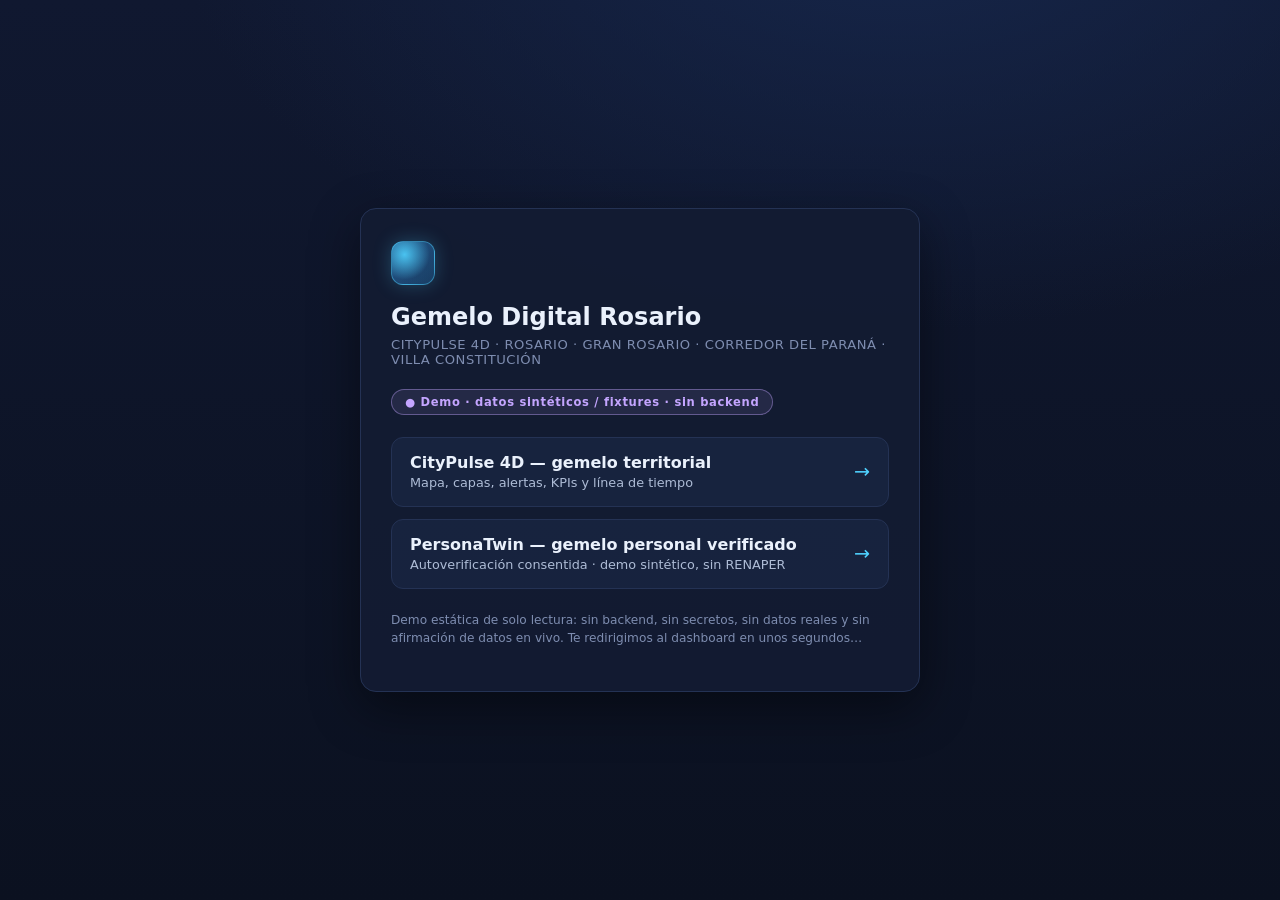
<file: index.html>
<!doctype html>
<html lang="es">
<head>
  <meta charset="utf-8" />
  <meta name="viewport" content="width=device-width, initial-scale=1" />
  <title>Gemelo Digital Rosario — CityPulse 4D · PersonaTwin</title>
  <meta http-equiv="refresh" content="6; url=apps/web/" />
  <style>
    :root { color-scheme: dark; }
    * { box-sizing: border-box; }
    html, body { margin: 0; height: 100%; }
    body {
      min-height: 100vh;
      display: flex; align-items: center; justify-content: center;
      padding: 32px;
      background:
        radial-gradient(1200px 700px at 70% -10%, #16264a 0%, transparent 60%),
        linear-gradient(180deg, #101830 0%, #0b1120 100%);
      color: #eaf1fc;
      font-family: "Segoe UI", system-ui, -apple-system, sans-serif;
    }
    .card {
      width: 100%; max-width: 560px;
      background: rgba(19, 28, 50, 0.92);
      border: 1px solid #243254;
      border-radius: 16px;
      padding: 32px 30px;
      box-shadow: 0 16px 50px rgba(0, 0, 0, 0.45);
    }
    .mark {
      width: 44px; height: 44px; border-radius: 12px; margin-bottom: 18px;
      background:
        radial-gradient(circle at 30% 30%, rgba(79, 210, 255, 0.9), rgba(79, 210, 255, 0.15) 60%),
        linear-gradient(135deg, #1b3f74, #102449);
      border: 1px solid rgba(79, 210, 255, 0.45);
      box-shadow: 0 0 18px rgba(79, 210, 255, 0.25);
    }
    h1 { margin: 0 0 6px; font-size: 1.5rem; }
    .sub { color: #7e8db0; font-size: 0.82rem; letter-spacing: 0.04em; text-transform: uppercase; margin-bottom: 22px; }
    .demo-pill {
      display: inline-block; margin-bottom: 22px;
      padding: 5px 13px; border-radius: 999px;
      font-size: 0.72rem; font-weight: 700; letter-spacing: 0.06em;
      color: #c4a5ff; background: rgba(196, 165, 255, 0.1); border: 1px solid rgba(196, 165, 255, 0.4);
    }
    .links { display: flex; flex-direction: column; gap: 12px; }
    a.btn {
      display: flex; align-items: center; justify-content: space-between; gap: 12px;
      padding: 15px 18px; border-radius: 12px;
      background: rgba(28, 40, 70, 0.6); border: 1px solid #243254;
      color: #eaf1fc; text-decoration: none;
      transition: border-color 0.15s, background 0.15s;
    }
    a.btn:hover { border-color: rgba(79, 210, 255, 0.5); background: rgba(32, 46, 80, 0.8); }
    a.btn .t { font-weight: 700; }
    a.btn .d { color: #aebcd6; font-size: 0.8rem; }
    a.btn .arrow { color: #4fd2ff; font-size: 1.2rem; }
    .foot { margin-top: 22px; color: #7e8db0; font-size: 0.76rem; line-height: 1.5; }
  </style>
</head>
<body>
  <main class="card">
    <div class="mark" aria-hidden="true"></div>
    <h1>Gemelo Digital Rosario</h1>
    <div class="sub">CityPulse 4D · Rosario · Gran Rosario · Corredor del Paraná · Villa Constitución</div>
    <div class="demo-pill">● Demo · datos sintéticos / fixtures · sin backend</div>

    <div class="links">
      <a class="btn" href="apps/web/">
        <span><span class="t">CityPulse 4D — gemelo territorial</span><br><span class="d">Mapa, capas, alertas, KPIs y línea de tiempo</span></span>
        <span class="arrow">→</span>
      </a>
      <a class="btn" href="apps/web/verify/">
        <span><span class="t">PersonaTwin — gemelo personal verificado</span><br><span class="d">Autoverificación consentida · demo sintético, sin RENAPER</span></span>
        <span class="arrow">→</span>
      </a>
    </div>

    <p class="foot">
      Demo estática de solo lectura: sin backend, sin secretos, sin datos reales y sin afirmación de datos en vivo.
      Te redirigimos al dashboard en unos segundos…
    </p>
  </main>
</body>
</html>
</file>
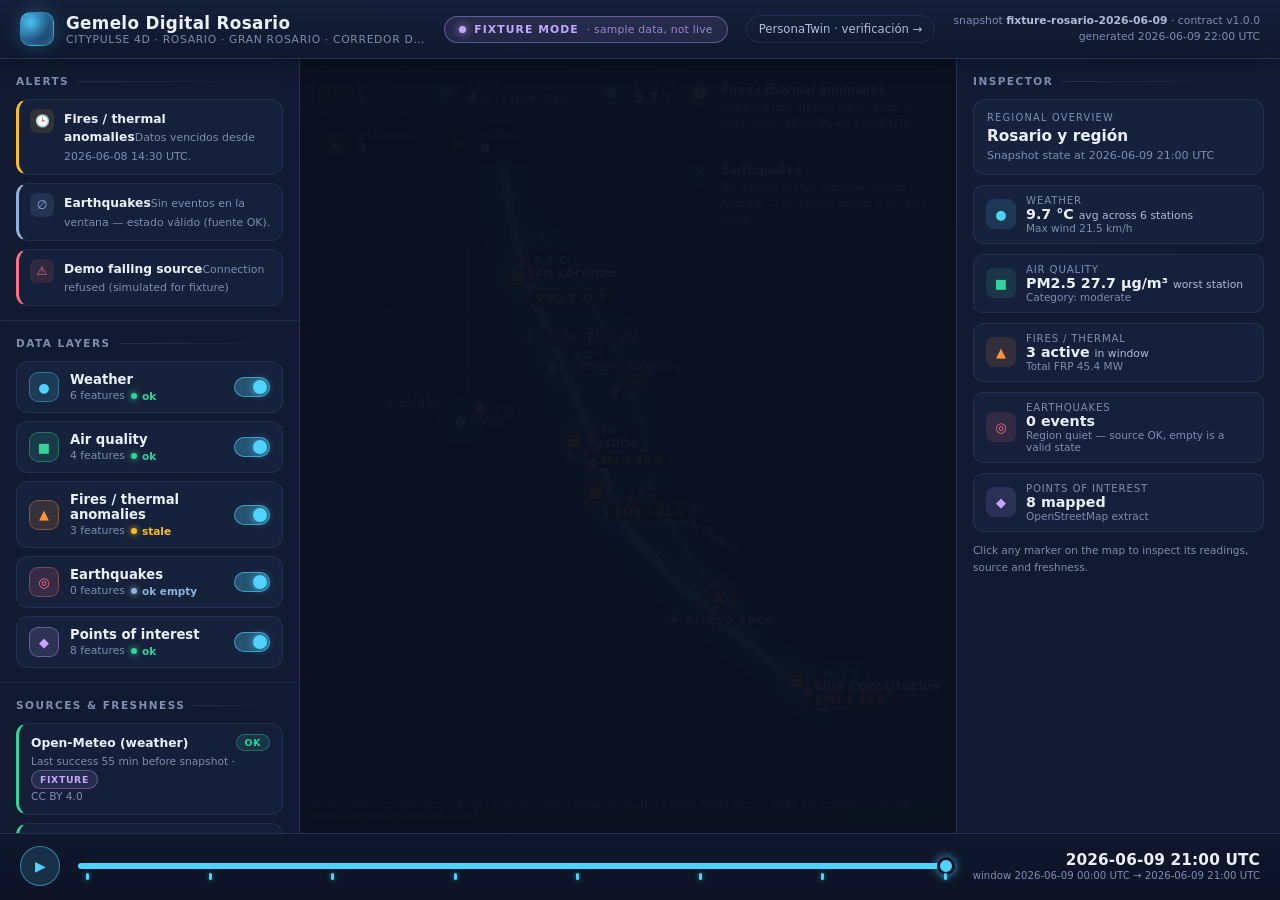
<file: apps/web/index.html>
<!doctype html>
<html lang="en">
<head>
  <meta charset="utf-8" />
  <meta name="viewport" content="width=device-width, initial-scale=1" />
  <title>Gemelo Digital Rosario — CityPulse 4D</title>
  <link rel="stylesheet" href="styles.css" />
</head>
<body>
  <header class="topbar">
    <div class="brand">
      <div class="brand-mark" aria-hidden="true"></div>
      <div class="brand-text">
        <span class="brand-title">Gemelo Digital Rosario</span>
        <span class="brand-sub">CityPulse 4D · Rosario · Gran Rosario · Corredor del Paraná · Villa Constitución</span>
      </div>
    </div>
    <div id="mode-banner" class="mode-pill" hidden></div>
    <a class="nav-link" href="verify/">PersonaTwin · verificación →</a>
    <div class="topbar-meta" id="snapshot-meta"></div>
  </header>

  <main class="layout">
    <aside class="panel sidebar-left">
      <section class="panel-block">
        <h2>Alerts</h2>
        <ul id="alerts-panel" class="alerts-list"></ul>
      </section>
      <section class="panel-block">
        <h2>Data layers</h2>
        <ul id="layer-toggles" class="layer-list"></ul>
      </section>
      <section class="panel-block">
        <h2>Sources &amp; freshness</h2>
        <ul id="source-status" class="source-list"></ul>
      </section>
    </aside>

    <section class="map-wrap">
      <canvas id="map"></canvas>
      <div id="map-kpis" class="map-kpis"></div>
      <div id="map-tooltip" class="map-tooltip" hidden></div>
      <div id="map-empty-notes" class="map-empty-notes"></div>
      <div id="map-legend" class="map-legend"></div>
      <div id="map-attribution" class="map-attribution"></div>
      <div id="load-error" class="load-error" hidden></div>
    </section>

    <aside class="panel sidebar-right">
      <section class="panel-block grow">
        <h2>Inspector</h2>
        <div id="inspector" class="inspector"></div>
      </section>
    </aside>
  </main>

  <footer class="timebar">
    <button id="play-btn" class="play-btn" title="Play / pause time">▶</button>
    <div class="timeline">
      <input id="time-slider" type="range" min="0" max="0" step="1" value="0" />
      <div id="time-ticks" class="time-ticks"></div>
    </div>
    <div class="time-readout">
      <span id="time-label">—</span>
      <span id="time-range-label" class="muted"></span>
    </div>
  </footer>

  <script src="app.js"></script>
</body>
</html>
</file>
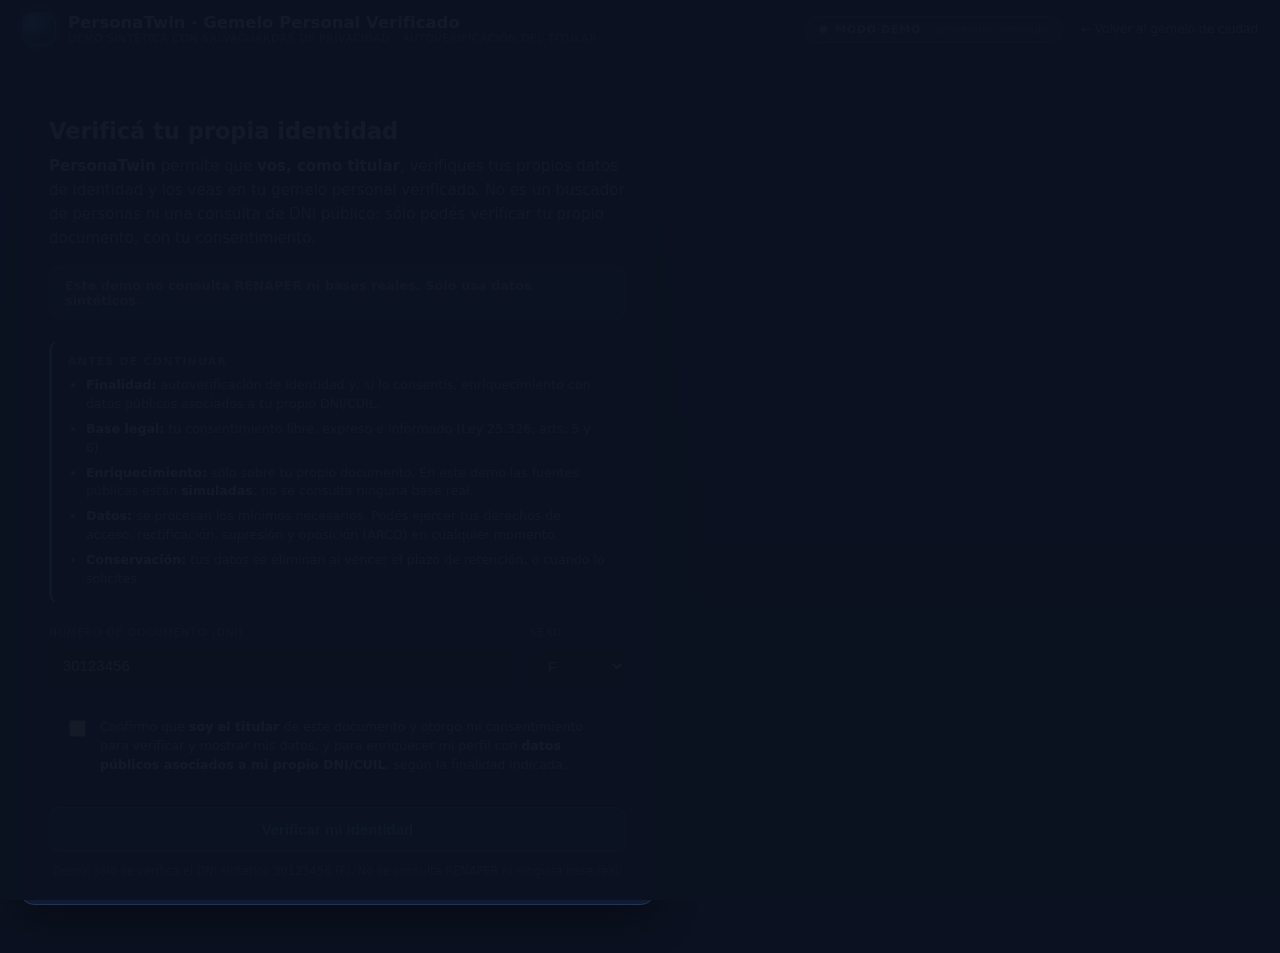
<file: apps/web/verify/index.html>
<!doctype html>
<html lang="es">
<head>
  <meta charset="utf-8" />
  <meta name="viewport" content="width=device-width, initial-scale=1" />
  <title>PersonaTwin — Gemelo Personal Verificado</title>
  <link rel="stylesheet" href="verify.css" />
</head>
<body>
  <header class="topbar">
    <div class="brand">
      <div class="brand-mark" aria-hidden="true"></div>
      <div class="brand-text">
        <span class="brand-title">PersonaTwin · Gemelo Personal Verificado</span>
        <span class="brand-sub">Demo sintética con salvaguardas de privacidad · autoverificación del titular</span>
      </div>
    </div>
    <div id="mode-banner" class="mode-pill" hidden></div>
    <a class="nav-link" href="../">← Volver al gemelo de ciudad</a>
  </header>

  <main class="wrap">
    <!-- STEP 1 — consent + form -->
    <section id="step-consent" class="card consent-card">
      <h1>Verificá tu propia identidad</h1>
      <p class="lead">
        <strong>PersonaTwin</strong> permite que <strong>vos, como titular</strong>, verifiques
        tus propios datos de identidad y los veas en tu gemelo personal verificado. No es un
        buscador de personas ni una consulta de DNI público: sólo podés verificar tu propio
        documento, con tu consentimiento.
      </p>
      <div class="callout-demo">
        Este demo no consulta RENAPER ni bases reales. Sólo usa datos sintéticos.
      </div>

      <div class="legal-box">
        <h2>Antes de continuar</h2>
        <ul>
          <li><strong>Finalidad:</strong> autoverificación de identidad y, si lo consentís, enriquecimiento con datos públicos asociados a tu propio DNI/CUIL.</li>
          <li><strong>Base legal:</strong> tu consentimiento libre, expreso e informado (Ley 25.326, arts. 5 y 6).</li>
          <li><strong>Enriquecimiento:</strong> sólo sobre tu propio documento. En este demo las fuentes públicas están <strong>simuladas</strong>; no se consulta ninguna base real.</li>
          <li><strong>Datos:</strong> se procesan los mínimos necesarios. Podés ejercer tus derechos de acceso, rectificación, supresión y oposición (ARCO) en cualquier momento.</li>
          <li><strong>Conservación:</strong> tus datos se eliminan al vencer el plazo de retención, o cuando lo solicites.</li>
        </ul>
      </div>

      <form id="verify-form" autocomplete="off">
        <div class="field-row">
          <label class="field">
            <span class="field-label">Número de documento (DNI)</span>
            <input id="dni" name="dni" inputmode="numeric" maxlength="10" placeholder="30123456" required />
          </label>
          <label class="field sexo">
            <span class="field-label">Sexo</span>
            <select id="sexo" name="sexo" required>
              <option value="F">F</option>
              <option value="M">M</option>
              <option value="X">X</option>
            </select>
          </label>
        </div>

        <label class="consent-check">
          <input type="checkbox" id="consent" required />
          <span>Confirmo que <strong>soy el titular</strong> de este documento y otorgo mi
          consentimiento para verificar y mostrar mis datos, y para enriquecer mi perfil con
          <strong>datos públicos asociados a mi propio DNI/CUIL</strong>, según la finalidad indicada.</span>
        </label>

        <p id="form-error" class="form-error" hidden></p>

        <button type="submit" class="btn-primary">Verificar mi identidad</button>
        <p id="demo-hint" class="demo-hint"></p>
      </form>
    </section>

    <!-- STEP 2 — verifying -->
    <section id="step-loading" class="card loading-card" hidden>
      <div class="spinner" aria-hidden="true"></div>
      <p>Verificando con el proveedor de identidad…</p>
    </section>

    <!-- STEP 3 — result -->
    <section id="step-result" class="result" hidden></section>
  </main>

  <div id="load-error" class="load-error" hidden></div>

  <script src="verify.js"></script>
</body>
</html>
</file>
<file: apps/web/styles.css>
/* Gemelo Digital Rosario — CityPulse 4D
 * Premium command-center theme: deep navy / graphite base, cyan accent,
 * glassy panels, high-contrast type. No external fonts or assets. */

:root {
  --bg-0: #0b1120;
  --bg-1: #101830;
  --panel: rgba(19, 28, 50, 0.92);
  --panel-solid: #141d36;
  --panel-edge: #243254;
  --panel-edge-soft: rgba(96, 130, 200, 0.16);
  --text: #eaf1fc;
  --text-dim: #aebcd6;
  --muted: #7e8db0;
  --accent: #4fd2ff;
  --accent-soft: rgba(79, 210, 255, 0.14);
  --ok: #34d399;
  --ok-empty: #8fb4d9;
  --stale: #fbbf24;
  --error: #fb7185;
  --fixture: #c4a5ff;
  --glow: 0 0 18px rgba(79, 210, 255, 0.25);
  --radius: 12px;
  font-size: 15px;
}

* { box-sizing: border-box; }

html, body {
  margin: 0;
  height: 100%;
  background:
    radial-gradient(1200px 700px at 70% -10%, #16264a 0%, transparent 60%),
    linear-gradient(180deg, var(--bg-1) 0%, var(--bg-0) 100%);
  color: var(--text);
  font-family: "Segoe UI Variable Display", "Segoe UI", system-ui, -apple-system, sans-serif;
  overflow: hidden;
}

body { display: flex; flex-direction: column; }

/* ---------- slim custom scrollbars ---------- */
* { scrollbar-width: thin; scrollbar-color: #2c3c64 transparent; }
*::-webkit-scrollbar { width: 8px; height: 8px; }
*::-webkit-scrollbar-track { background: transparent; }
*::-webkit-scrollbar-thumb { background: #2c3c64; border-radius: 8px; }
*::-webkit-scrollbar-thumb:hover { background: #3a4d7e; }

/* ---------- top bar ---------- */
.topbar {
  display: flex;
  align-items: center;
  gap: 18px;
  padding: 12px 20px;
  background: linear-gradient(180deg, rgba(22, 32, 58, 0.95), rgba(16, 24, 46, 0.95));
  border-bottom: 1px solid var(--panel-edge);
  box-shadow: 0 2px 18px rgba(0, 0, 0, 0.35);
  z-index: 5;
}

.brand { display: flex; align-items: center; gap: 12px; min-width: 0; }
.brand-mark {
  width: 34px; height: 34px; flex: none;
  border-radius: 10px;
  background:
    radial-gradient(circle at 30% 30%, rgba(79, 210, 255, 0.9), rgba(79, 210, 255, 0.15) 60%),
    linear-gradient(135deg, #1b3f74, #102449);
  border: 1px solid rgba(79, 210, 255, 0.45);
  box-shadow: var(--glow), inset 0 0 12px rgba(79, 210, 255, 0.35);
}
.brand-text { display: flex; flex-direction: column; min-width: 0; }
.brand-title {
  font-size: 1.12rem; font-weight: 700; letter-spacing: 0.02em; white-space: nowrap;
}
.brand-sub {
  color: var(--muted); font-size: 0.72rem; letter-spacing: 0.06em;
  text-transform: uppercase; white-space: nowrap; overflow: hidden; text-overflow: ellipsis;
}

.mode-pill {
  display: inline-flex; align-items: center; gap: 8px;
  margin-left: auto;
  padding: 6px 14px;
  border-radius: 999px;
  font-size: 0.72rem; font-weight: 700; letter-spacing: 0.1em; text-transform: uppercase;
  white-space: nowrap;
}
.mode-pill .pill-dot {
  width: 7px; height: 7px; border-radius: 50%;
  animation: pulse-dot 2.4s ease-in-out infinite;
}
.mode-pill .pill-sub {
  font-weight: 500; letter-spacing: 0.02em; text-transform: none; opacity: 0.75;
}
.mode-pill.fixture {
  color: var(--fixture);
  background: rgba(196, 165, 255, 0.1);
  border: 1px solid rgba(196, 165, 255, 0.4);
}
.mode-pill.fixture .pill-dot { background: var(--fixture); box-shadow: 0 0 8px var(--fixture); }
.mode-pill.live {
  color: var(--ok);
  background: rgba(52, 211, 153, 0.1);
  border: 1px solid rgba(52, 211, 153, 0.4);
}
.mode-pill.live .pill-dot { background: var(--ok); box-shadow: 0 0 8px var(--ok); }

@keyframes pulse-dot {
  0%, 100% { opacity: 1; transform: scale(1); }
  50% { opacity: 0.45; transform: scale(0.8); }
}

.nav-link {
  color: var(--text-dim); text-decoration: none; font-size: 0.78rem; white-space: nowrap;
  padding: 6px 12px; border-radius: 999px; border: 1px solid var(--panel-edge-soft);
  transition: border-color 0.15s, color 0.15s;
}
.nav-link:hover { color: var(--accent); border-color: rgba(79, 210, 255, 0.4); }

.topbar-meta {
  color: var(--muted); font-size: 0.72rem; text-align: right; line-height: 1.5;
  white-space: nowrap;
}
.topbar-meta strong { color: var(--text-dim); font-weight: 600; }

/* ---------- layout ---------- */
.layout {
  flex: 1;
  display: grid;
  grid-template-columns: 300px 1fr 324px;
  min-height: 0;
}

.panel {
  background: var(--panel);
  backdrop-filter: blur(6px);
  overflow-y: auto;
  display: flex;
  flex-direction: column;
}
.sidebar-left { border-right: 1px solid var(--panel-edge); }
.sidebar-right { border-left: 1px solid var(--panel-edge); }

.panel-block { padding: 16px 16px 14px; }
.panel-block + .panel-block { border-top: 1px solid var(--panel-edge-soft); }
.panel-block.grow { flex: 1; }
.panel-block h2 {
  margin: 0 0 12px;
  font-size: 0.7rem;
  text-transform: uppercase;
  letter-spacing: 0.14em;
  color: var(--muted);
  display: flex; align-items: center; gap: 8px;
}
.panel-block h2::after {
  content: ""; flex: 1; height: 1px;
  background: linear-gradient(90deg, var(--panel-edge), transparent);
}

/* ---------- layer cards ---------- */
.layer-list, .source-list { list-style: none; margin: 0; padding: 0; display: flex; flex-direction: column; gap: 8px; }

.layer-item {
  display: flex; align-items: center; gap: 11px;
  padding: 10px 12px;
  border-radius: var(--radius);
  background: rgba(28, 40, 70, 0.55);
  border: 1px solid var(--panel-edge-soft);
  transition: border-color 0.15s, background 0.15s, opacity 0.2s;
}
.layer-item:hover { border-color: rgba(79, 210, 255, 0.35); background: rgba(32, 46, 80, 0.7); }
.layer-item.off { opacity: 0.55; }

.layer-icon {
  width: 30px; height: 30px; flex: none;
  display: grid; place-items: center;
  border-radius: 9px;
  font-size: 13px;
  color: var(--c, var(--accent));
  background: color-mix(in srgb, var(--c, var(--accent)) 14%, transparent);
  border: 1px solid color-mix(in srgb, var(--c, var(--accent)) 38%, transparent);
}
.layer-info { flex: 1; min-width: 0; display: flex; flex-direction: column; gap: 2px; }
.layer-name { font-weight: 600; font-size: 0.88rem; }
.layer-sub { display: flex; align-items: center; gap: 6px; font-size: 0.72rem; color: var(--muted); }

/* status dot + label */
.status-chip { display: inline-flex; align-items: center; gap: 5px; font-size: 0.7rem; font-weight: 600; }
.status-chip::before { content: ""; width: 6px; height: 6px; border-radius: 50%; background: currentColor; box-shadow: 0 0 6px currentColor; }
.status-chip.ok { color: var(--ok); }
.status-chip.ok_empty { color: var(--ok-empty); }
.status-chip.stale { color: var(--stale); }
.status-chip.error { color: var(--error); }
.status-chip.disabled { color: var(--muted); }
.status-chip.fixture { color: var(--fixture); }

/* toggle switch */
.switch { position: relative; width: 36px; height: 20px; flex: none; cursor: pointer; }
.switch input { position: absolute; opacity: 0; width: 100%; height: 100%; margin: 0; cursor: pointer; }
.switch .knob {
  position: absolute; inset: 0;
  border-radius: 999px;
  background: #25304f;
  border: 1px solid var(--panel-edge);
  transition: background 0.18s, border-color 0.18s;
}
.switch .knob::after {
  content: "";
  position: absolute; top: 2px; left: 2px;
  width: 14px; height: 14px; border-radius: 50%;
  background: #8c9cc0;
  transition: transform 0.18s, background 0.18s;
}
.switch input:checked + .knob {
  background: rgba(79, 210, 255, 0.28);
  border-color: rgba(79, 210, 255, 0.6);
}
.switch input:checked + .knob::after {
  transform: translateX(16px);
  background: var(--accent);
  box-shadow: 0 0 8px rgba(79, 210, 255, 0.7);
}

/* ---------- source status cards ---------- */
.source-card {
  padding: 10px 12px 9px;
  border-radius: var(--radius);
  background: rgba(28, 40, 70, 0.45);
  border: 1px solid var(--panel-edge-soft);
  border-left-width: 3px;
  font-size: 0.8rem;
}
.source-card.s-ok { border-left-color: var(--ok); }
.source-card.s-ok_empty { border-left-color: var(--ok-empty); }
.source-card.s-stale { border-left-color: var(--stale); }
.source-card.s-error { border-left-color: var(--error); }
.source-card.s-disabled { border-left-color: var(--muted); }

.source-head { display: flex; align-items: center; justify-content: space-between; gap: 8px; }
.source-name { font-weight: 600; font-size: 0.82rem; }
.source-meta { color: var(--muted); font-size: 0.71rem; margin-top: 3px; line-height: 1.45; }
.source-error-msg {
  margin-top: 6px;
  padding: 5px 8px;
  border-radius: 7px;
  background: rgba(251, 113, 133, 0.1);
  border: 1px solid rgba(251, 113, 133, 0.25);
  color: var(--error);
  font-size: 0.71rem;
}

/* ---------- badges ---------- */
.badge {
  display: inline-block;
  padding: 2px 8px;
  border-radius: 999px;
  font-size: 0.62rem;
  font-weight: 700;
  letter-spacing: 0.07em;
  text-transform: uppercase;
  border: 1px solid transparent;
  white-space: nowrap;
}
.badge.ok { background: rgba(52, 211, 153, 0.12); color: var(--ok); border-color: rgba(52, 211, 153, 0.35); }
.badge.ok_empty { background: rgba(143, 180, 217, 0.12); color: var(--ok-empty); border-color: rgba(143, 180, 217, 0.3); }
.badge.stale { background: rgba(251, 191, 36, 0.1); color: var(--stale); border-color: rgba(251, 191, 36, 0.35); }
.badge.error { background: rgba(251, 113, 133, 0.1); color: var(--error); border-color: rgba(251, 113, 133, 0.35); }
.badge.disabled { background: rgba(126, 141, 176, 0.12); color: var(--muted); border-color: rgba(126, 141, 176, 0.3); }
.badge.fixture { background: rgba(196, 165, 255, 0.1); color: var(--fixture); border-color: rgba(196, 165, 255, 0.35); }
.badge.live { background: rgba(52, 211, 153, 0.12); color: var(--ok); border-color: rgba(52, 211, 153, 0.35); }

/* ---------- map ---------- */
.map-wrap { position: relative; min-width: 0; min-height: 0; }
#map { position: absolute; inset: 0; width: 100%; height: 100%; cursor: crosshair; }

.map-attribution {
  position: absolute;
  right: 10px;
  bottom: 8px;
  font-size: 0.66rem;
  color: var(--muted);
  background: rgba(13, 19, 36, 0.78);
  border: 1px solid var(--panel-edge-soft);
  padding: 3px 10px;
  border-radius: 999px;
  pointer-events: none;
  backdrop-filter: blur(4px);
}

.map-legend {
  position: absolute;
  left: 12px;
  bottom: 10px;
  display: flex;
  gap: 12px;
  padding: 7px 14px;
  border-radius: 999px;
  background: rgba(13, 19, 36, 0.78);
  border: 1px solid var(--panel-edge-soft);
  backdrop-filter: blur(4px);
  font-size: 0.7rem;
  color: var(--text-dim);
  pointer-events: none;
}
.legend-item { display: inline-flex; align-items: center; gap: 5px; }
.legend-item .glyph { font-size: 11px; }

.map-empty-notes {
  position: absolute;
  right: 12px;
  top: 12px;
  display: flex;
  flex-direction: column;
  gap: 8px;
  width: 270px;
  pointer-events: none;
}
.empty-note {
  display: flex; gap: 10px; align-items: flex-start;
  background: rgba(16, 24, 44, 0.9);
  border: 1px solid var(--panel-edge-soft);
  padding: 10px 12px;
  border-radius: var(--radius);
  font-size: 0.75rem;
  color: var(--text-dim);
  line-height: 1.45;
  backdrop-filter: blur(6px);
  box-shadow: 0 4px 18px rgba(0, 0, 0, 0.35);
}
.empty-note .note-icon {
  flex: none;
  width: 24px; height: 24px;
  display: grid; place-items: center;
  border-radius: 7px;
  font-size: 12px;
}
.empty-note.kind-info .note-icon { background: rgba(143, 180, 217, 0.14); color: var(--ok-empty); }
.empty-note.kind-stale .note-icon { background: rgba(251, 191, 36, 0.12); color: var(--stale); }
.empty-note.kind-error .note-icon { background: rgba(251, 113, 133, 0.12); color: var(--error); }
.empty-note .note-title { display: block; font-weight: 700; color: var(--text); font-size: 0.76rem; margin-bottom: 1px; }

.load-error {
  position: absolute;
  inset: 0;
  display: flex;
  align-items: center;
  justify-content: center;
  padding: 32px;
  background: rgba(11, 17, 32, 0.96);
  color: var(--text);
  font-size: 0.92rem;
  text-align: center;
  white-space: pre-line;
  line-height: 1.7;
}

/* ---------- KPI summary strip (over the map) ---------- */
.map-kpis {
  position: absolute;
  left: 12px;
  top: 12px;
  display: flex;
  flex-wrap: wrap;
  gap: 8px;
  max-width: calc(100% - 24px);
  pointer-events: none;
}
.kpi {
  display: flex;
  align-items: center;
  gap: 9px;
  padding: 7px 12px 7px 9px;
  border-radius: 11px;
  background: rgba(14, 21, 40, 0.82);
  border: 1px solid var(--panel-edge-soft);
  backdrop-filter: blur(7px);
  box-shadow: 0 4px 16px rgba(0, 0, 0, 0.3);
}
.kpi-icon {
  width: 26px; height: 26px; flex: none;
  display: grid; place-items: center;
  border-radius: 8px;
  font-size: 12px;
  color: var(--c, var(--accent));
  background: color-mix(in srgb, var(--c, var(--accent)) 16%, transparent);
}
.kpi-body { display: flex; flex-direction: column; line-height: 1.15; }
.kpi-label { font-size: 0.6rem; text-transform: uppercase; letter-spacing: 0.08em; color: var(--muted); }
.kpi-value { font-size: 0.95rem; font-weight: 700; font-variant-numeric: tabular-nums; color: var(--text); }
.kpi-value small { font-size: 0.66rem; font-weight: 500; color: var(--text-dim); }
.kpi.alert { border-color: rgba(251, 113, 133, 0.5); box-shadow: 0 0 16px rgba(251, 113, 133, 0.22); }
.kpi.alert .kpi-value { color: var(--error); }
.kpi.calm .kpi-value { color: var(--ok); }

/* ---------- marker hover tooltip ---------- */
.map-tooltip {
  position: absolute;
  z-index: 6;
  pointer-events: none;
  transform: translate(-50%, calc(-100% - 14px));
  padding: 7px 11px;
  border-radius: 9px;
  background: rgba(14, 21, 40, 0.95);
  border: 1px solid var(--panel-edge);
  box-shadow: 0 6px 22px rgba(0, 0, 0, 0.45);
  font-size: 0.76rem;
  white-space: nowrap;
}
.map-tooltip::after {
  content: "";
  position: absolute; left: 50%; bottom: -5px;
  width: 9px; height: 9px;
  transform: translateX(-50%) rotate(45deg);
  background: rgba(14, 21, 40, 0.95);
  border-right: 1px solid var(--panel-edge);
  border-bottom: 1px solid var(--panel-edge);
}
.map-tooltip .tt-name { font-weight: 700; color: var(--text); }
.map-tooltip .tt-layer { font-size: 0.64rem; text-transform: uppercase; letter-spacing: 0.06em; color: var(--c, var(--accent)); }
.map-tooltip .tt-val { color: var(--text-dim); }

/* ---------- alerts panel ---------- */
.alerts-list { list-style: none; margin: 0; padding: 0; display: flex; flex-direction: column; gap: 8px; }
.alert-card {
  display: flex; gap: 10px; align-items: flex-start;
  padding: 9px 11px;
  border-radius: var(--radius);
  background: rgba(28, 40, 70, 0.45);
  border: 1px solid var(--panel-edge-soft);
  border-left-width: 3px;
}
.alert-card.sev-error { border-left-color: var(--error); }
.alert-card.sev-stale { border-left-color: var(--stale); }
.alert-card.sev-info { border-left-color: var(--ok-empty); }
.alert-card.sev-ok { border-left-color: var(--ok); }
.alert-ico {
  flex: none; width: 24px; height: 24px;
  display: grid; place-items: center;
  border-radius: 7px; font-size: 12px;
}
.alert-card.sev-error .alert-ico { background: rgba(251, 113, 133, 0.12); color: var(--error); }
.alert-card.sev-stale .alert-ico { background: rgba(251, 191, 36, 0.12); color: var(--stale); }
.alert-card.sev-info .alert-ico { background: rgba(143, 180, 217, 0.14); color: var(--ok-empty); }
.alert-card.sev-ok .alert-ico { background: rgba(52, 211, 153, 0.12); color: var(--ok); }
.alert-body { min-width: 0; }
.alert-title { font-weight: 600; font-size: 0.82rem; }
.alert-msg { font-size: 0.73rem; color: var(--muted); line-height: 1.45; margin-top: 1px; }

/* ---------- inspector ---------- */
.inspector { font-size: 0.84rem; display: flex; flex-direction: column; gap: 10px; }
.inspector .muted { color: var(--muted); }

.ins-card {
  padding: 12px 13px;
  border-radius: var(--radius);
  background: rgba(28, 40, 70, 0.5);
  border: 1px solid var(--panel-edge-soft);
}
.ins-card.highlight { border-color: rgba(79, 210, 255, 0.4); box-shadow: var(--glow); }

.ins-kicker {
  font-size: 0.66rem; text-transform: uppercase; letter-spacing: 0.12em;
  color: var(--muted); margin-bottom: 4px;
}
.ins-title { font-size: 1.02rem; font-weight: 700; margin: 0 0 2px; line-height: 1.3; }
.ins-sub { color: var(--muted); font-size: 0.74rem; }

.stat-row {
  display: flex; align-items: center; gap: 10px;
  padding: 9px 12px;
  border-radius: 10px;
  background: rgba(28, 40, 70, 0.5);
  border: 1px solid var(--panel-edge-soft);
}
.stat-icon {
  width: 30px; height: 30px; flex: none;
  display: grid; place-items: center;
  border-radius: 8px;
  font-size: 13px;
  color: var(--c, var(--accent));
  background: color-mix(in srgb, var(--c, var(--accent)) 13%, transparent);
}
.stat-body { flex: 1; min-width: 0; }
.stat-label { font-size: 0.68rem; text-transform: uppercase; letter-spacing: 0.08em; color: var(--muted); }
.stat-value { font-size: 0.95rem; font-weight: 700; font-variant-numeric: tabular-nums; }
.stat-value small { font-weight: 500; color: var(--text-dim); font-size: 0.72rem; }
.stat-sub { font-size: 0.7rem; color: var(--muted); }

.kv-list { margin: 0; display: flex; flex-direction: column; gap: 1px; border-radius: 10px; overflow: hidden; }
.kv-row {
  display: flex; justify-content: space-between; gap: 12px;
  padding: 7px 12px;
  background: rgba(28, 40, 70, 0.5);
  font-size: 0.8rem;
}
.kv-row dt { color: var(--muted); margin: 0; }
.kv-row dd { margin: 0; font-weight: 600; font-variant-numeric: tabular-nums; text-align: right; }

.ins-footer { font-size: 0.7rem; color: var(--muted); line-height: 1.6; }

.btn-ghost {
  align-self: flex-start;
  padding: 5px 12px;
  border-radius: 8px;
  border: 1px solid var(--panel-edge);
  background: transparent;
  color: var(--text-dim);
  font-size: 0.72rem;
  cursor: pointer;
  transition: border-color 0.15s, color 0.15s;
}
.btn-ghost:hover { border-color: var(--accent); color: var(--accent); }

/* ---------- time bar ---------- */
.timebar {
  display: flex;
  align-items: center;
  gap: 18px;
  padding: 12px 20px 14px;
  background: linear-gradient(180deg, rgba(16, 24, 46, 0.95), rgba(13, 19, 36, 0.98));
  border-top: 1px solid var(--panel-edge);
  z-index: 5;
}

.play-btn {
  width: 40px; height: 40px; flex: none;
  border-radius: 50%;
  border: 1px solid rgba(79, 210, 255, 0.5);
  background: var(--accent-soft);
  color: var(--accent);
  font-size: 0.92rem;
  cursor: pointer;
  transition: box-shadow 0.15s, background 0.15s;
}
.play-btn:hover { box-shadow: var(--glow); background: rgba(79, 210, 255, 0.22); }

.timeline { flex: 1; position: relative; padding-top: 2px; }

#time-slider {
  width: 100%;
  height: 6px;
  margin: 8px 0 4px;
  appearance: none;
  -webkit-appearance: none;
  border-radius: 999px;
  background:
    linear-gradient(90deg, var(--accent) calc(var(--progress, 100%) ), #25304f calc(var(--progress, 100%)));
  outline: none;
  cursor: pointer;
}
#time-slider::-webkit-slider-thumb {
  appearance: none;
  -webkit-appearance: none;
  width: 18px; height: 18px;
  border-radius: 50%;
  background: var(--accent);
  border: 3px solid #0d1426;
  box-shadow: 0 0 10px rgba(79, 210, 255, 0.8);
  cursor: grab;
}
#time-slider::-moz-range-thumb {
  width: 14px; height: 14px;
  border-radius: 50%;
  background: var(--accent);
  border: 3px solid #0d1426;
  box-shadow: 0 0 10px rgba(79, 210, 255, 0.8);
  cursor: grab;
}

.time-ticks {
  display: flex;
  justify-content: space-between;
  padding: 0 8px;
}
.time-ticks span {
  width: 3px; height: 7px;
  border-radius: 2px;
  background: #2c3c64;
  transition: background 0.15s;
}
.time-ticks span.active { background: var(--accent); box-shadow: 0 0 5px rgba(79, 210, 255, 0.6); }

.time-readout { display: flex; flex-direction: column; min-width: 215px; text-align: right; gap: 1px; }
#time-label { font-weight: 700; font-size: 1.02rem; font-variant-numeric: tabular-nums; letter-spacing: 0.01em; }
.time-readout .muted { color: var(--muted); font-size: 0.68rem; }

.muted { color: var(--muted); }

@media (max-width: 1160px) {
  .layout { grid-template-columns: 270px 1fr; }
  .sidebar-right { display: none; }
}
@media (max-width: 860px) {
  .layout { grid-template-columns: 1fr; }
  .sidebar-left { display: none; }
  .topbar-meta { display: none; }
}
</file>
<file: apps/web/verify/verify.css>
/* Verificación de identidad — CityPulse 4D
 * Self-contained theme tokens (mirrors the main dashboard look). */

:root {
  --bg-0: #0b1120;
  --bg-1: #101830;
  --panel: rgba(19, 28, 50, 0.92);
  --panel-edge: #243254;
  --panel-edge-soft: rgba(96, 130, 200, 0.16);
  --text: #eaf1fc;
  --text-dim: #aebcd6;
  --muted: #7e8db0;
  --accent: #4fd2ff;
  --ok: #34d399;
  --stale: #fbbf24;
  --error: #fb7185;
  --mock: #c4a5ff;
  --glow: 0 0 18px rgba(79, 210, 255, 0.25);
  --radius: 14px;
  font-size: 15px;
}

* { box-sizing: border-box; }

html, body {
  margin: 0;
  min-height: 100%;
  background:
    radial-gradient(1200px 700px at 70% -10%, #16264a 0%, transparent 60%),
    linear-gradient(180deg, var(--bg-1) 0%, var(--bg-0) 100%);
  color: var(--text);
  font-family: "Segoe UI Variable Display", "Segoe UI", system-ui, -apple-system, sans-serif;
}
body { display: flex; flex-direction: column; min-height: 100vh; }

* { scrollbar-width: thin; scrollbar-color: #2c3c64 transparent; }
*::-webkit-scrollbar { width: 8px; height: 8px; }
*::-webkit-scrollbar-thumb { background: #2c3c64; border-radius: 8px; }

/* ---- top bar ---- */
.topbar {
  display: flex; align-items: center; gap: 18px;
  padding: 12px 22px;
  background: linear-gradient(180deg, rgba(22, 32, 58, 0.95), rgba(16, 24, 46, 0.95));
  border-bottom: 1px solid var(--panel-edge);
}
.brand { display: flex; align-items: center; gap: 12px; min-width: 0; }
.brand-mark {
  width: 34px; height: 34px; flex: none; border-radius: 10px;
  background:
    radial-gradient(circle at 30% 30%, rgba(79, 210, 255, 0.9), rgba(79, 210, 255, 0.15) 60%),
    linear-gradient(135deg, #1b3f74, #102449);
  border: 1px solid rgba(79, 210, 255, 0.45);
  box-shadow: var(--glow), inset 0 0 12px rgba(79, 210, 255, 0.35);
}
.brand-text { display: flex; flex-direction: column; }
.brand-title { font-size: 1.1rem; font-weight: 700; }
.brand-sub { color: var(--muted); font-size: 0.72rem; letter-spacing: 0.05em; text-transform: uppercase; }

.mode-pill {
  display: inline-flex; align-items: center; gap: 8px; margin-left: auto;
  padding: 6px 14px; border-radius: 999px;
  font-size: 0.72rem; font-weight: 700; letter-spacing: 0.08em; text-transform: uppercase;
}
.mode-pill .pill-dot { width: 7px; height: 7px; border-radius: 50%; animation: pulse 2.4s ease-in-out infinite; }
.mode-pill .pill-sub { font-weight: 500; letter-spacing: 0.02em; text-transform: none; opacity: 0.75; }
.mode-pill.mock { color: var(--mock); background: rgba(196, 165, 255, 0.1); border: 1px solid rgba(196, 165, 255, 0.4); }
.mode-pill.mock .pill-dot { background: var(--mock); box-shadow: 0 0 8px var(--mock); }
.mode-pill.live { color: var(--ok); background: rgba(52, 211, 153, 0.1); border: 1px solid rgba(52, 211, 153, 0.4); }
.mode-pill.live .pill-dot { background: var(--ok); box-shadow: 0 0 8px var(--ok); }
@keyframes pulse { 0%,100% { opacity: 1; transform: scale(1); } 50% { opacity: 0.45; transform: scale(0.8); } }

.nav-link { color: var(--text-dim); text-decoration: none; font-size: 0.8rem; white-space: nowrap; }
.nav-link:hover { color: var(--accent); }

/* ---- layout ---- */
.wrap { flex: 1; display: flex; justify-content: center; align-items: flex-start; padding: 32px 20px 48px; }

.card {
  width: 100%; max-width: 640px;
  background: var(--panel);
  backdrop-filter: blur(6px);
  border: 1px solid var(--panel-edge);
  border-radius: var(--radius);
  padding: 26px 28px;
  box-shadow: 0 12px 40px rgba(0, 0, 0, 0.4);
}

.consent-card h1 { margin: 0 0 10px; font-size: 1.5rem; }
.lead { color: var(--text-dim); line-height: 1.6; margin: 0 0 16px; }
.lead strong { color: var(--text); }

.callout-demo {
  background: rgba(196, 165, 255, 0.1);
  border: 1px solid rgba(196, 165, 255, 0.34);
  color: var(--mock);
  border-radius: 11px;
  padding: 11px 15px;
  font-size: 0.86rem;
  font-weight: 600;
  margin-bottom: 20px;
}

.legal-box {
  background: rgba(28, 40, 70, 0.5);
  border: 1px solid var(--panel-edge-soft);
  border-left: 3px solid var(--accent);
  border-radius: 10px;
  padding: 14px 16px;
  margin-bottom: 22px;
}
.legal-box h2 { margin: 0 0 8px; font-size: 0.74rem; text-transform: uppercase; letter-spacing: 0.1em; color: var(--muted); }
.legal-box ul { margin: 0; padding-left: 18px; display: flex; flex-direction: column; gap: 6px; font-size: 0.84rem; color: var(--text-dim); line-height: 1.5; }
.legal-box strong { color: var(--text); }

/* ---- form ---- */
.field-row { display: flex; gap: 14px; margin-bottom: 16px; }
.field { display: flex; flex-direction: column; gap: 6px; flex: 1; }
.field.sexo { flex: 0 0 96px; }
.field-label { font-size: 0.72rem; text-transform: uppercase; letter-spacing: 0.08em; color: var(--muted); }
.field input, .field select {
  background: rgba(12, 18, 34, 0.7);
  border: 1px solid var(--panel-edge);
  border-radius: 10px;
  color: var(--text);
  padding: 11px 13px;
  font-size: 1rem;
  font-variant-numeric: tabular-nums;
  outline: none;
  transition: border-color 0.15s, box-shadow 0.15s;
}
.field input:focus, .field select:focus { border-color: var(--accent); box-shadow: var(--glow); }

.consent-check {
  display: flex; gap: 11px; align-items: flex-start;
  background: rgba(28, 40, 70, 0.4);
  border: 1px solid var(--panel-edge-soft);
  border-radius: 10px;
  padding: 13px 15px;
  font-size: 0.84rem; color: var(--text-dim); line-height: 1.5;
  cursor: pointer;
  margin-bottom: 18px;
}
.consent-check input { margin-top: 2px; width: 17px; height: 17px; accent-color: var(--accent); flex: none; }
.consent-check strong { color: var(--text); }

.form-error {
  background: rgba(251, 113, 133, 0.1);
  border: 1px solid rgba(251, 113, 133, 0.3);
  color: var(--error);
  border-radius: 9px;
  padding: 10px 13px;
  font-size: 0.84rem;
  margin: 0 0 16px;
}

.btn-primary {
  width: 100%;
  padding: 13px;
  border-radius: 11px;
  border: 1px solid rgba(79, 210, 255, 0.5);
  background: rgba(79, 210, 255, 0.16);
  color: var(--accent);
  font-size: 1rem; font-weight: 700;
  cursor: pointer;
  transition: box-shadow 0.15s, background 0.15s;
}
.btn-primary:hover { box-shadow: var(--glow); background: rgba(79, 210, 255, 0.26); }

.demo-hint { margin: 12px 0 0; font-size: 0.76rem; color: var(--muted); text-align: center; }

/* ---- loading ---- */
.loading-card { text-align: center; color: var(--text-dim); }
.spinner {
  width: 42px; height: 42px; margin: 6px auto 16px;
  border: 3px solid rgba(79, 210, 255, 0.2);
  border-top-color: var(--accent);
  border-radius: 50%;
  animation: spin 0.8s linear infinite;
}
@keyframes spin { to { transform: rotate(360deg); } }

/* ---- result ---- */
.result { width: 100%; max-width: 760px; display: flex; flex-direction: column; gap: 16px; }

.profile-card {
  background: var(--panel);
  border: 1px solid var(--panel-edge);
  border-radius: var(--radius);
  padding: 22px;
  box-shadow: 0 12px 40px rgba(0, 0, 0, 0.4);
  display: grid;
  grid-template-columns: 132px 1fr;
  gap: 22px;
}
.profile-photo {
  width: 132px; height: 132px; border-radius: 14px;
  border: 1px solid var(--panel-edge);
  background: #0d1426;
  object-fit: cover;
}
.photo-wrap { display: flex; flex-direction: column; gap: 8px; align-items: center; }
.photo-note { font-size: 0.66rem; color: var(--muted); text-align: center; line-height: 1.4; }

.profile-head { min-width: 0; }
.profile-kicker { font-size: 0.68rem; text-transform: uppercase; letter-spacing: 0.12em; color: var(--muted); }
.profile-name { font-size: 1.6rem; font-weight: 700; margin: 2px 0 6px; line-height: 1.2; }
.verif-line { display: flex; flex-wrap: wrap; gap: 8px; align-items: center; }

.badge {
  display: inline-flex; align-items: center; gap: 5px;
  padding: 3px 10px; border-radius: 999px;
  font-size: 0.66rem; font-weight: 700; letter-spacing: 0.06em; text-transform: uppercase;
  border: 1px solid transparent;
}
.badge::before { content: ""; width: 6px; height: 6px; border-radius: 50%; background: currentColor; box-shadow: 0 0 6px currentColor; }
.badge.verified { color: var(--ok); background: rgba(52, 211, 153, 0.12); border-color: rgba(52, 211, 153, 0.35); }
.badge.not_found, .badge.failed { color: var(--stale); background: rgba(251, 191, 36, 0.1); border-color: rgba(251, 191, 36, 0.35); }
.badge.mock { color: var(--mock); background: rgba(196, 165, 255, 0.1); border-color: rgba(196, 165, 255, 0.35); }
.badge.live { color: var(--ok); background: rgba(52, 211, 153, 0.12); border-color: rgba(52, 211, 153, 0.35); }

.detail-grid {
  display: grid; grid-template-columns: 1fr 1fr; gap: 1px;
  border-radius: 12px; overflow: hidden;
  background: var(--panel);
  border: 1px solid var(--panel-edge);
}
.detail-cell { background: rgba(28, 40, 70, 0.5); padding: 11px 14px; }
.detail-cell.full { grid-column: 1 / -1; }
.detail-k { font-size: 0.66rem; text-transform: uppercase; letter-spacing: 0.08em; color: var(--muted); margin-bottom: 3px; }
.detail-v { font-size: 0.95rem; font-weight: 600; font-variant-numeric: tabular-nums; }

.map-card { position: relative; border-radius: 12px; overflow: hidden; border: 1px solid var(--panel-edge); }
.map-card canvas { display: block; width: 100%; height: 200px; }
.map-card .map-tag {
  position: absolute; left: 12px; top: 10px;
  font-size: 0.72rem; color: var(--text-dim);
  background: rgba(13, 19, 36, 0.8); border: 1px solid var(--panel-edge-soft);
  padding: 4px 10px; border-radius: 999px;
}

.gov-card {
  background: rgba(28, 40, 70, 0.45);
  border: 1px solid var(--panel-edge-soft);
  border-radius: 12px;
  padding: 14px 16px;
  font-size: 0.8rem; color: var(--text-dim); line-height: 1.55;
}
.gov-card h3 { margin: 0 0 8px; font-size: 0.72rem; text-transform: uppercase; letter-spacing: 0.1em; color: var(--muted); }
.gov-row { display: flex; justify-content: space-between; gap: 12px; padding: 3px 0; }
.gov-row span:first-child { color: var(--muted); }

.actions { display: flex; gap: 10px; flex-wrap: wrap; }
.btn-ghost, .btn-danger, .btn-warn {
  padding: 9px 16px; border-radius: 10px; font-size: 0.84rem; cursor: pointer;
  border: 1px solid var(--panel-edge); background: transparent; color: var(--text-dim);
  transition: border-color 0.15s, color 0.15s, background 0.15s;
}
.btn-ghost:hover { border-color: var(--accent); color: var(--accent); }
.btn-warn { border-color: rgba(251, 191, 36, 0.4); color: var(--stale); }
.btn-warn:hover { background: rgba(251, 191, 36, 0.12); }
.btn-danger { border-color: rgba(251, 113, 133, 0.4); color: var(--error); }
.btn-danger:hover { background: rgba(251, 113, 133, 0.12); }

/* badge variants used by enrichment source status */
.badge.ok { color: var(--ok); background: rgba(52, 211, 153, 0.12); border-color: rgba(52, 211, 153, 0.35); }
.badge.ok_empty { color: #8fb4d9; background: rgba(143, 180, 217, 0.12); border-color: rgba(143, 180, 217, 0.3); }
.badge.stale { color: var(--stale); background: rgba(251, 191, 36, 0.1); border-color: rgba(251, 191, 36, 0.35); }
.badge.error { color: var(--error); background: rgba(251, 113, 133, 0.1); border-color: rgba(251, 113, 133, 0.35); }

/* enrichment block */
.enrich {
  background: rgba(28, 40, 70, 0.4);
  border: 1px solid var(--panel-edge-soft);
  border-radius: var(--radius);
  padding: 16px 18px;
}
.enrich-tag {
  font-size: 0.62rem; font-weight: 700; letter-spacing: 0.06em; text-transform: uppercase;
  color: var(--mock); background: rgba(196, 165, 255, 0.1);
  border: 1px solid rgba(196, 165, 255, 0.35); border-radius: 999px;
  padding: 2px 8px; margin-left: 8px; vertical-align: middle;
}
.enrich-lead { margin: 4px 0 14px; font-size: 0.8rem; color: var(--text-dim); line-height: 1.5; }
.enrich-lead strong { color: var(--text); }
.enrich-grid { display: grid; grid-template-columns: 1fr 1fr; gap: 10px; }
.enrich-card {
  background: rgba(12, 18, 34, 0.5);
  border: 1px solid var(--panel-edge-soft);
  border-left-width: 3px;
  border-radius: 11px;
  padding: 11px 13px;
}
.enrich-card.s-ok, .enrich-card.s-mock { border-left-color: var(--ok); }
.enrich-card.s-ok_empty { border-left-color: #8fb4d9; }
.enrich-card.s-stale { border-left-color: var(--stale); }
.enrich-card.s-error { border-left-color: var(--error); }
.enrich-head { display: flex; align-items: center; justify-content: space-between; gap: 8px; }
.enrich-name { font-weight: 600; font-size: 0.84rem; }
.enrich-meta { color: var(--muted); font-size: 0.7rem; margin: 3px 0 8px; }
.enrich-records { margin: 0; display: flex; flex-direction: column; gap: 4px; }
.enrich-row { display: flex; justify-content: space-between; gap: 10px; font-size: 0.8rem; }
.enrich-row dt { color: var(--muted); margin: 0; }
.enrich-row dd { margin: 0; font-weight: 600; text-align: right; }
.enrich-detail { display: block; font-weight: 400; color: var(--muted); font-size: 0.72rem; }
.enrich-empty {
  font-size: 0.78rem; color: var(--text-dim);
  background: rgba(143, 180, 217, 0.08); border: 1px dashed var(--panel-edge);
  border-radius: 8px; padding: 8px 10px;
}
.enrich-error { margin-top: 8px; font-size: 0.72rem; color: var(--stale); }

@media (max-width: 620px) { .enrich-grid { grid-template-columns: 1fr; } }

/* rights block */
.rights {
  background: rgba(28, 40, 70, 0.4);
  border: 1px solid var(--panel-edge-soft);
  border-radius: var(--radius);
  padding: 16px 18px;
}
.rights-title { margin: 0 0 12px; font-size: 0.72rem; text-transform: uppercase; letter-spacing: 0.1em; color: var(--muted); }

/* rectification panel */
.rectify-box {
  margin-top: 14px;
  background: rgba(12, 18, 34, 0.55);
  border: 1px solid var(--panel-edge);
  border-radius: 12px;
  padding: 15px 16px;
}
.rectify-lead { margin: 0 0 12px; font-size: 0.83rem; color: var(--text-dim); line-height: 1.5; }
.rectify-lead strong { color: var(--text); }
.btn-primary.slim { width: auto; padding: 9px 18px; font-size: 0.86rem; }

/* toast */
.toast {
  margin-top: 12px;
  padding: 10px 14px;
  border-radius: 10px;
  font-size: 0.82rem;
  line-height: 1.5;
  border: 1px solid var(--panel-edge);
  background: rgba(28, 40, 70, 0.6);
  color: var(--text-dim);
}
.toast.ok { border-color: rgba(52, 211, 153, 0.4); color: var(--ok); background: rgba(52, 211, 153, 0.1); }
.toast.warn { border-color: rgba(251, 191, 36, 0.4); color: var(--stale); background: rgba(251, 191, 36, 0.1); }

/* audit panel */
.audit-card {
  background: rgba(28, 40, 70, 0.4);
  border: 1px solid var(--panel-edge-soft);
  border-radius: var(--radius);
  padding: 14px 16px;
}
.audit-card h3 { margin: 0 0 10px; font-size: 0.72rem; text-transform: uppercase; letter-spacing: 0.1em; color: var(--muted); }
.audit-list { list-style: none; margin: 0; padding: 0; display: flex; flex-direction: column; gap: 1px; border-radius: 10px; overflow: hidden; }
.audit-list li {
  display: flex; align-items: baseline; gap: 12px; flex-wrap: wrap;
  background: rgba(12, 18, 34, 0.45);
  padding: 8px 12px;
  font-size: 0.8rem;
}
.audit-list li.muted { color: var(--muted); }
.audit-time { color: var(--muted); font-variant-numeric: tabular-nums; font-size: 0.74rem; flex: none; }
.audit-action { font-weight: 600; color: var(--text); }
.audit-detail { color: var(--text-dim); font-size: 0.76rem; }

.empty-state.revoked { border-left-color: var(--stale); }
.empty-state p + p { margin-top: 10px; }

.empty-state {
  background: var(--panel);
  border: 1px solid var(--panel-edge);
  border-left: 3px solid var(--stale);
  border-radius: var(--radius);
  padding: 22px 24px;
}
.empty-state.erased { border-left-color: var(--ok); }
.empty-state h2 { margin: 0 0 8px; font-size: 1.1rem; }
.empty-state p { color: var(--text-dim); line-height: 1.6; margin: 0 0 14px; }

.disclaimer-strip {
  background: rgba(196, 165, 255, 0.08);
  border: 1px solid rgba(196, 165, 255, 0.3);
  color: var(--mock);
  border-radius: 12px;
  padding: 11px 15px;
  font-size: 0.8rem;
  line-height: 1.5;
}

.load-error {
  position: fixed; inset: 0; display: flex; align-items: center; justify-content: center;
  padding: 32px; background: rgba(11, 17, 32, 0.96); text-align: center; white-space: pre-line; line-height: 1.7;
}

@media (max-width: 620px) {
  .profile-card { grid-template-columns: 1fr; justify-items: center; text-align: center; }
  .verif-line { justify-content: center; }
  .detail-grid { grid-template-columns: 1fr; }
  .field-row { flex-direction: column; }
  .field.sexo { flex: 1; }
}
</file>
